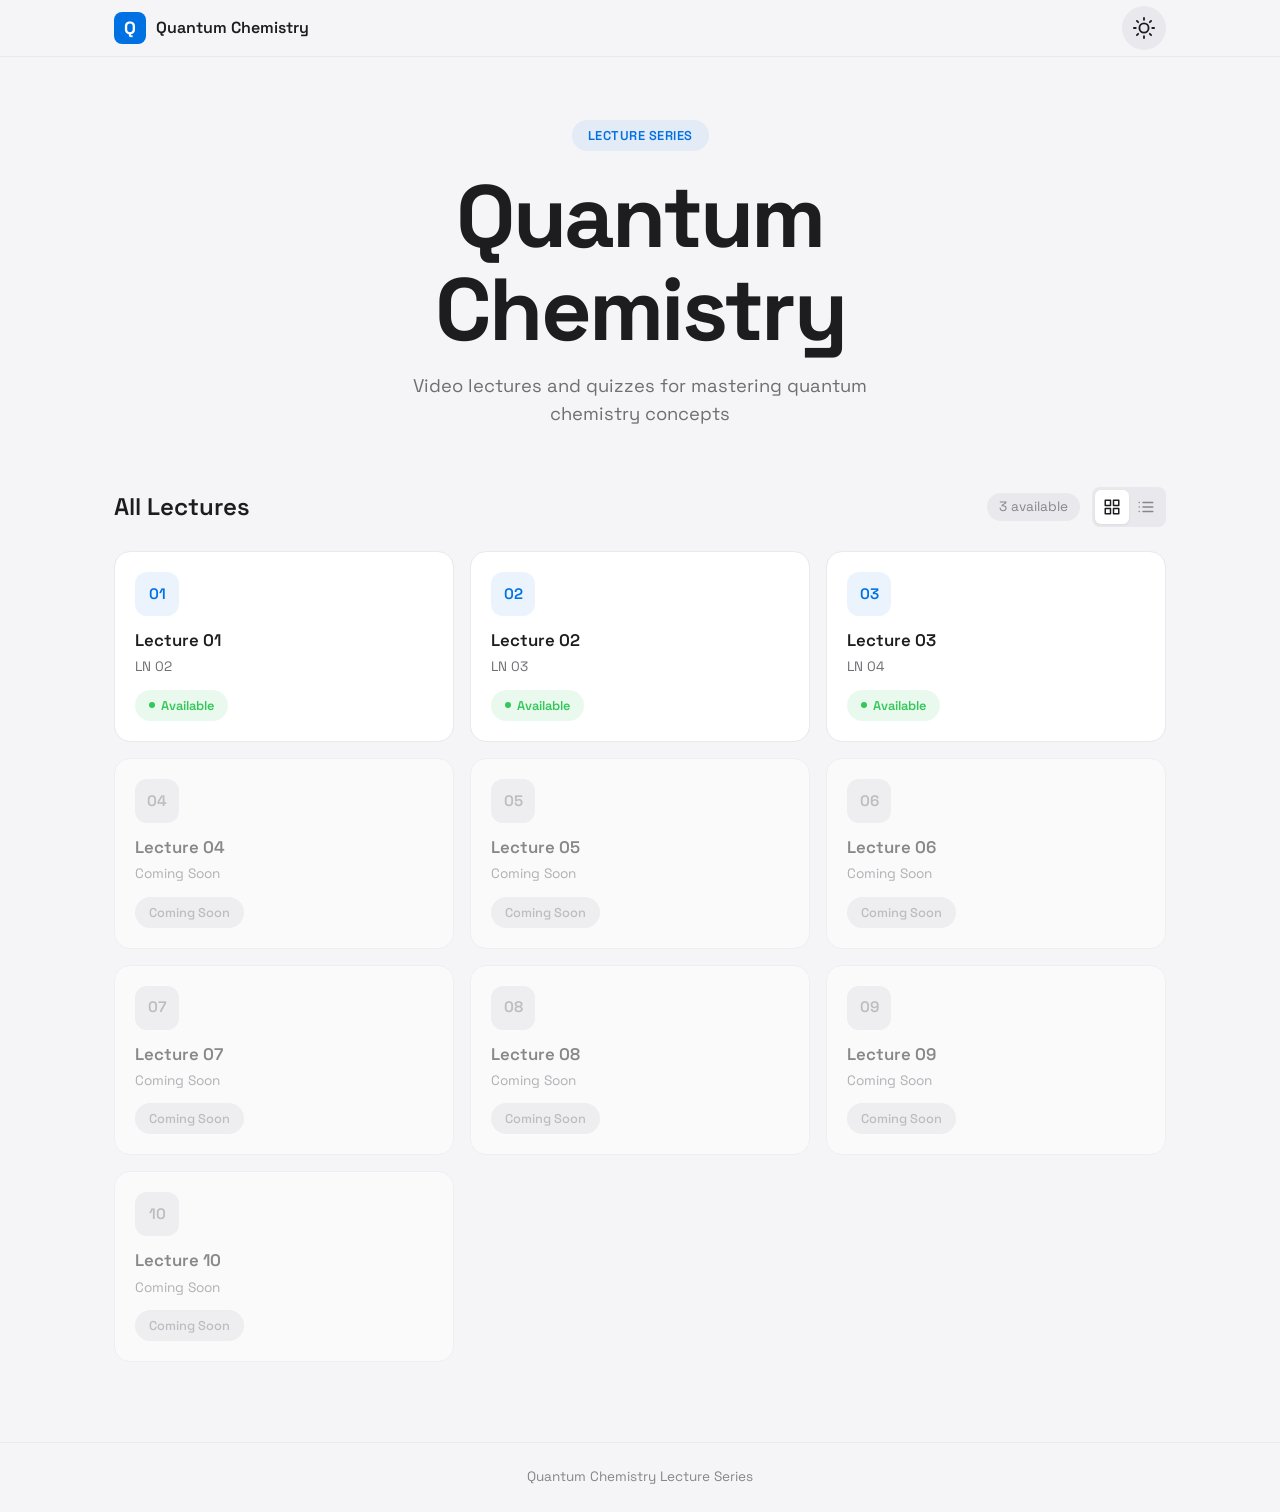
<file: index.html>
<!DOCTYPE html>
<html lang="en" data-theme="light">
<head>
    <meta charset="UTF-8">
    <meta name="viewport" content="width=device-width, initial-scale=1.0">
    <title>Quantum Chemistry</title>
    <link rel="stylesheet" href="style.css">
    <link rel="preconnect" href="https://fonts.googleapis.com">
    <link rel="preconnect" href="https://fonts.gstatic.com" crossorigin>
    <link href="https://fonts.googleapis.com/css2?family=Space+Grotesk:wght@300;400;500;600;700&family=JetBrains+Mono:wght@400;500&display=swap" rel="stylesheet">
</head>
<body>
    <nav class="navbar">
        <div class="nav-container">
            <a href="index.html" class="nav-logo">
                <span class="logo-symbol">Q</span>
                <span class="logo-text">Quantum Chemistry</span>
            </a>
            <button id="theme-toggle" class="theme-toggle" aria-label="Toggle theme">
                <svg class="icon-sun" xmlns="http://www.w3.org/2000/svg" width="22" height="22" viewBox="0 0 24 24" fill="none" stroke="currentColor" stroke-width="2" stroke-linecap="round" stroke-linejoin="round"><circle cx="12" cy="12" r="5"/><line x1="12" y1="1" x2="12" y2="3"/><line x1="12" y1="21" x2="12" y2="23"/><line x1="4.22" y1="4.22" x2="5.64" y2="5.64"/><line x1="18.36" y1="18.36" x2="19.78" y2="19.78"/><line x1="1" y1="12" x2="3" y2="12"/><line x1="21" y1="12" x2="23" y2="12"/><line x1="4.22" y1="19.78" x2="5.64" y2="18.36"/><line x1="18.36" y1="5.64" x2="19.78" y2="4.22"/></svg>
                <svg class="icon-moon" xmlns="http://www.w3.org/2000/svg" width="22" height="22" viewBox="0 0 24 24" fill="none" stroke="currentColor" stroke-width="2" stroke-linecap="round" stroke-linejoin="round"><path d="M21 12.79A9 9 0 1 1 11.21 3 7 7 0 0 0 21 12.79z"/></svg>
            </button>
        </div>
    </nav>

    <main>
        <section class="hero">
            <div class="hero-container">
                <div class="hero-badge">Lecture Series</div>
                <h1 class="hero-title">Quantum<br>Chemistry</h1>
                <p class="hero-subtitle">Video lectures and quizzes for mastering quantum chemistry concepts</p>
            </div>
        </section>

        <section class="lectures">
            <div class="lectures-container">
                <div class="section-header">
                    <h2>All Lectures</h2>
                    <div class="header-right">
                        <span class="lecture-count">2 available</span>
                        <div class="view-toggle" id="view-toggle">
                            <button class="view-btn active" data-view="grid" aria-label="Grid view">
                                <svg xmlns="http://www.w3.org/2000/svg" width="18" height="18" viewBox="0 0 24 24" fill="none" stroke="currentColor" stroke-width="2" stroke-linecap="round" stroke-linejoin="round"><rect x="3" y="3" width="7" height="7"/><rect x="14" y="3" width="7" height="7"/><rect x="3" y="14" width="7" height="7"/><rect x="14" y="14" width="7" height="7"/></svg>
                            </button>
                            <button class="view-btn" data-view="list" aria-label="List view">
                                <svg xmlns="http://www.w3.org/2000/svg" width="18" height="18" viewBox="0 0 24 24" fill="none" stroke="currentColor" stroke-width="2" stroke-linecap="round" stroke-linejoin="round"><line x1="8" y1="6" x2="21" y2="6"/><line x1="8" y1="12" x2="21" y2="12"/><line x1="8" y1="18" x2="21" y2="18"/><line x1="3" y1="6" x2="3.01" y2="6"/><line x1="3" y1="12" x2="3.01" y2="12"/><line x1="3" y1="18" x2="3.01" y2="18"/></svg>
                            </button>
                        </div>
                    </div>
                </div>

                <div class="lecture-grid" id="lecture-list">
                    <!-- Lectures will be rendered by JS -->
                </div>
            </div>
        </section>
    </main>

    <footer>
        <div class="footer-container">
            <p>Quantum Chemistry Lecture Series</p>
        </div>
    </footer>

    <script src="data.js"></script>
    <script src="script.js"></script>
</body>
</html>
</file>
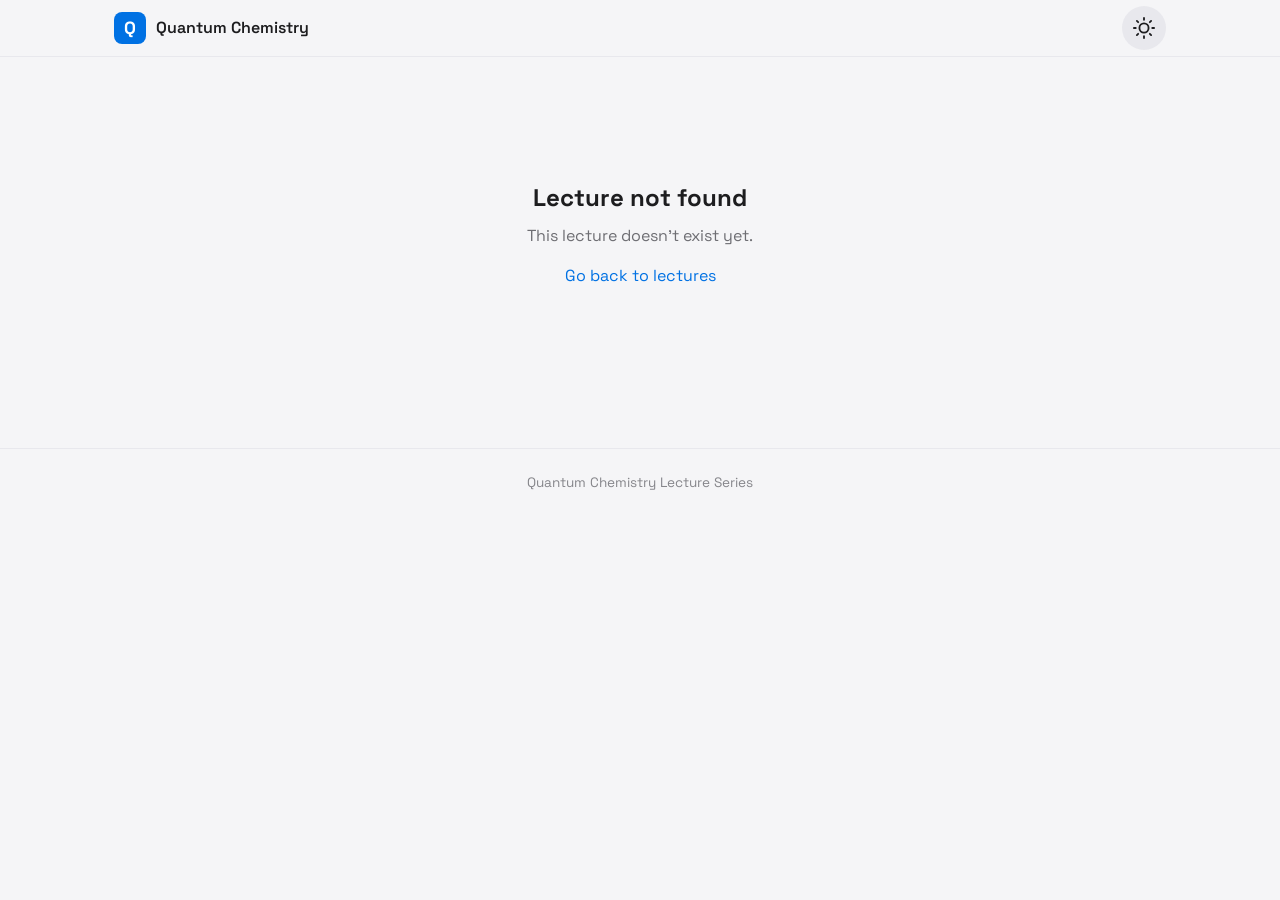
<file: lecture.html>
<!DOCTYPE html>
<html lang="en" data-theme="light">
<head>
    <meta charset="UTF-8">
    <meta name="viewport" content="width=device-width, initial-scale=1.0">
    <title>Lecture - Quantum Chemistry</title>
    <link rel="stylesheet" href="style.css">
    <link rel="preconnect" href="https://fonts.googleapis.com">
    <link rel="preconnect" href="https://fonts.gstatic.com" crossorigin>
    <link href="https://fonts.googleapis.com/css2?family=Space+Grotesk:wght@300;400;500;600;700&family=JetBrains+Mono:wght@400;500&display=swap" rel="stylesheet">
</head>
<body>
    <nav class="navbar">
        <div class="nav-container">
            <a href="index.html" class="nav-logo">
                <span class="logo-symbol">Q</span>
                <span class="logo-text">Quantum Chemistry</span>
            </a>
            <button id="theme-toggle" class="theme-toggle" aria-label="Toggle theme">
                <svg class="icon-sun" xmlns="http://www.w3.org/2000/svg" width="22" height="22" viewBox="0 0 24 24" fill="none" stroke="currentColor" stroke-width="2" stroke-linecap="round" stroke-linejoin="round"><circle cx="12" cy="12" r="5"/><line x1="12" y1="1" x2="12" y2="3"/><line x1="12" y1="21" x2="12" y2="23"/><line x1="4.22" y1="4.22" x2="5.64" y2="5.64"/><line x1="18.36" y1="18.36" x2="19.78" y2="19.78"/><line x1="1" y1="12" x2="3" y2="12"/><line x1="21" y1="12" x2="23" y2="12"/><line x1="4.22" y1="19.78" x2="5.64" y2="18.36"/><line x1="18.36" y1="5.64" x2="19.78" y2="4.22"/></svg>
                <svg class="icon-moon" xmlns="http://www.w3.org/2000/svg" width="22" height="22" viewBox="0 0 24 24" fill="none" stroke="currentColor" stroke-width="2" stroke-linecap="round" stroke-linejoin="round"><path d="M21 12.79A9 9 0 1 1 11.21 3 7 7 0 0 0 21 12.79z"/></svg>
            </button>
        </div>
    </nav>

    <main class="lecture-page">
        <div class="lecture-container">
            <a href="index.html" class="back-link">
                <svg xmlns="http://www.w3.org/2000/svg" width="20" height="20" viewBox="0 0 24 24" fill="none" stroke="currentColor" stroke-width="2" stroke-linecap="round" stroke-linejoin="round"><line x1="19" y1="12" x2="5" y2="12"/><polyline points="12 19 5 12 12 5"/></svg>
                Back to Lectures
            </a>

            <div class="lecture-header" id="lecture-header">
                <!-- Populated by JS -->
            </div>

            <div class="lecture-content">
                <div class="notes-section" id="notes-section">
                    <!-- Notes populated by JS -->
                </div>

                <div class="video-section" id="video-section">
                    <!-- Video embedded by JS -->
                </div>

                <div class="quiz-section" id="quiz-section">
                    <!-- Quiz embedded by JS -->
                </div>
            </div>
        </div>
    </main>

    <footer>
        <div class="footer-container">
            <p>Quantum Chemistry Lecture Series</p>
        </div>
    </footer>

    <script src="data.js"></script>
    <script src="lecture.js"></script>
</body>
</html>
</file>
<file: style.css>
/* === CSS Variables === */
:root {
    --font-primary: 'Space Grotesk', sans-serif;
    --font-mono: 'JetBrains Mono', monospace;

    /* Light theme */
    --bg-body: #f5f5f7;
    --bg-surface: #ffffff;
    --bg-surface-hover: #f0f0f2;
    --bg-elevated: #ffffff;
    --text-primary: #1d1d1f;
    --text-secondary: #6e6e73;
    --text-tertiary: #86868b;
    --border-color: #d2d2d7;
    --border-light: #e8e8ed;
    --accent: #0071e3;
    --accent-hover: #0077ed;
    --accent-soft: rgba(0, 113, 227, 0.08);
    --shadow-sm: 0 1px 3px rgba(0,0,0,0.06);
    --shadow-md: 0 4px 12px rgba(0,0,0,0.08);
    --shadow-lg: 0 8px 30px rgba(0,0,0,0.1);
    --radius-sm: 8px;
    --radius-md: 12px;
    --radius-lg: 16px;
    --radius-xl: 20px;
    --red: #ff3b30;
    --green: #34c759;
    --green-bg: rgba(52, 199, 89, 0.1);
    --badge-bg: #e8e8ed;
    --badge-text: #6e6e73;
    --toggle-bg: #e8e8ed;
    --toggle-hover: #d2d2d7;
    --nav-bg: rgba(245, 245, 247, 0.85);
    --overlay: rgba(0, 0, 0, 0.4);
}

[data-theme="dark"] {
    --bg-body: #000000;
    --bg-surface: #1c1c1e;
    --bg-surface-hover: #2c2c2e;
    --bg-elevated: #2c2c2e;
    --text-primary: #f5f5f7;
    --text-secondary: #a1a1a6;
    --text-tertiary: #6e6e73;
    --border-color: #38383a;
    --border-light: #2c2c2e;
    --accent: #0a84ff;
    --accent-hover: #409cff;
    --accent-soft: rgba(10, 132, 255, 0.12);
    --shadow-sm: 0 1px 3px rgba(0,0,0,0.3);
    --shadow-md: 0 4px 12px rgba(0,0,0,0.4);
    --shadow-lg: 0 8px 30px rgba(0,0,0,0.5);
    --badge-bg: #2c2c2e;
    --badge-text: #a1a1a6;
    --toggle-bg: #2c2c2e;
    --toggle-hover: #38383a;
    --nav-bg: rgba(0, 0, 0, 0.85);
    --green-bg: rgba(52, 199, 89, 0.15);
}

/* === Reset === */
*, *::before, *::after {
    margin: 0;
    padding: 0;
    box-sizing: border-box;
}

html {
    scroll-behavior: smooth;
    -webkit-font-smoothing: antialiased;
    -moz-osx-font-smoothing: grayscale;
}

body {
    font-family: var(--font-primary);
    background: var(--bg-body);
    color: var(--text-primary);
    line-height: 1.5;
    min-height: 100vh;
}

a {
    text-decoration: none;
    color: inherit;
}

/* === Navigation === */
.navbar {
    position: fixed;
    top: 0;
    left: 0;
    right: 0;
    z-index: 1000;
    background: var(--nav-bg);
    backdrop-filter: blur(20px);
    -webkit-backdrop-filter: blur(20px);
    border-bottom: 1px solid var(--border-light);
}

.nav-container {
    max-width: 1100px;
    margin: 0 auto;
    padding: 0 24px;
    height: 56px;
    display: flex;
    align-items: center;
    justify-content: space-between;
}

.nav-logo {
    display: flex;
    align-items: center;
    gap: 10px;
    font-weight: 600;
    font-size: 1rem;
}

.logo-symbol {
    width: 32px;
    height: 32px;
    background: var(--accent);
    color: white;
    border-radius: 8px;
    display: flex;
    align-items: center;
    justify-content: center;
    font-weight: 700;
    font-size: 1.1rem;
}

.theme-toggle {
    width: 44px;
    height: 44px;
    border-radius: 50%;
    border: none;
    background: var(--toggle-bg);
    color: var(--text-primary);
    cursor: pointer;
    display: flex;
    align-items: center;
    justify-content: center;
    transition: all 0.2s ease;
}

.theme-toggle:hover {
    background: var(--toggle-hover);
    transform: scale(1.05);
}

.theme-toggle:active {
    transform: scale(0.95);
}

[data-theme="light"] .icon-moon { display: none; }
[data-theme="dark"] .icon-sun { display: none; }

/* === Hero === */
.hero {
    padding-top: 120px;
    padding-bottom: 60px;
    text-align: center;
}

.hero-container {
    max-width: 1100px;
    margin: 0 auto;
    padding: 0 24px;
}

.hero-badge {
    display: inline-block;
    padding: 6px 16px;
    background: var(--accent-soft);
    color: var(--accent);
    border-radius: 100px;
    font-size: 0.8rem;
    font-weight: 600;
    letter-spacing: 0.5px;
    text-transform: uppercase;
    margin-bottom: 20px;
}

.hero-title {
    font-size: clamp(3rem, 8vw, 5.5rem);
    font-weight: 700;
    line-height: 1.05;
    letter-spacing: -0.03em;
    margin-bottom: 16px;
}

.hero-subtitle {
    font-size: 1.15rem;
    color: var(--text-secondary);
    max-width: 480px;
    margin: 0 auto;
}

/* === Lectures Section === */
.lectures {
    padding-bottom: 80px;
}

.lectures-container {
    max-width: 1100px;
    margin: 0 auto;
    padding: 0 24px;
}

.section-header {
    display: flex;
    align-items: center;
    justify-content: space-between;
    margin-bottom: 24px;
}

.section-header h2 {
    font-size: 1.5rem;
    font-weight: 600;
}

.header-right {
    display: flex;
    align-items: center;
    gap: 12px;
}

.lecture-count {
    font-size: 0.85rem;
    color: var(--text-tertiary);
    background: var(--badge-bg);
    padding: 4px 12px;
    border-radius: 100px;
}

/* === View Toggle === */
.view-toggle {
    display: flex;
    background: var(--badge-bg);
    border-radius: 8px;
    padding: 3px;
}

.view-btn {
    width: 34px;
    height: 34px;
    border: none;
    border-radius: 6px;
    background: transparent;
    color: var(--text-tertiary);
    cursor: pointer;
    display: flex;
    align-items: center;
    justify-content: center;
    transition: all 0.15s ease;
}

.view-btn:hover {
    color: var(--text-primary);
}

.view-btn.active {
    background: var(--bg-surface);
    color: var(--text-primary);
    box-shadow: var(--shadow-sm);
}

/* === Lecture Grid (Cards) === */
.lecture-grid {
    display: grid;
    grid-template-columns: repeat(auto-fill, minmax(280px, 1fr));
    gap: 16px;
}

.lecture-grid .lecture-item {
    display: flex;
    flex-direction: column;
    align-items: flex-start;
    gap: 12px;
    padding: 20px;
    background: var(--bg-surface);
    border-radius: var(--radius-lg);
    border: 1px solid var(--border-light);
    cursor: pointer;
    transition: all 0.2s ease;
    position: relative;
}

.lecture-grid .lecture-item:hover {
    border-color: var(--accent);
    box-shadow: var(--shadow-md);
    transform: translateY(-2px);
}

.lecture-grid .lecture-item.upcoming {
    opacity: 0.5;
    cursor: default;
}

.lecture-grid .lecture-item.upcoming:hover {
    border-color: var(--border-light);
    box-shadow: none;
    transform: none;
}

.lecture-grid .lecture-number {
    width: 44px;
    height: 44px;
    border-radius: 12px;
    background: var(--accent-soft);
    color: var(--accent);
    display: flex;
    align-items: center;
    justify-content: center;
    font-weight: 600;
    font-size: 0.95rem;
}

.lecture-grid .lecture-item.upcoming .lecture-number {
    background: var(--badge-bg);
    color: var(--text-tertiary);
}

.lecture-grid .lecture-info {
    width: 100%;
}

.lecture-grid .lecture-info h3 {
    font-size: 1.05rem;
    font-weight: 600;
    margin-bottom: 4px;
}

.lecture-grid .lecture-info p {
    font-size: 0.85rem;
    color: var(--text-secondary);
}

.lecture-grid .lecture-status {
    width: 100%;
}

.lecture-grid .lecture-arrow {
    display: none;
}

/* === Lecture List === */
.lecture-list {
    display: flex;
    flex-direction: column;
    gap: 2px;
    background: var(--bg-surface);
    border-radius: var(--radius-lg);
    border: 1px solid var(--border-light);
    overflow: hidden;
}

.lecture-list .lecture-item {
    display: flex;
    align-items: center;
    gap: 16px;
    padding: 18px 20px;
    cursor: pointer;
    transition: background 0.15s ease;
    position: relative;
}

.lecture-list .lecture-item:hover {
    background: var(--bg-surface-hover);
}

.lecture-list .lecture-item + .lecture-item {
    border-top: 1px solid var(--border-light);
}

.lecture-list .lecture-item.upcoming {
    opacity: 0.5;
    cursor: default;
}

.lecture-list .lecture-item.upcoming:hover {
    background: transparent;
}

.lecture-list .lecture-number {
    width: 40px;
    height: 40px;
    border-radius: 10px;
    background: var(--accent-soft);
    color: var(--accent);
    display: flex;
    align-items: center;
    justify-content: center;
    font-weight: 600;
    font-size: 0.9rem;
    flex-shrink: 0;
}

.lecture-list .lecture-item.upcoming .lecture-number {
    background: var(--badge-bg);
    color: var(--text-tertiary);
}

.lecture-list .lecture-info {
    flex: 1;
    min-width: 0;
}

.lecture-list .lecture-info h3 {
    font-size: 1rem;
    font-weight: 600;
    margin-bottom: 2px;
}

.lecture-list .lecture-info p {
    font-size: 0.85rem;
    color: var(--text-secondary);
}

.lecture-list .lecture-status {
    flex-shrink: 0;
}

.lecture-list .lecture-arrow {
    color: var(--text-tertiary);
    flex-shrink: 0;
    transition: transform 0.15s ease;
}

.lecture-list .lecture-item:hover .lecture-arrow {
    transform: translateX(4px);
    color: var(--accent);
}

/* === Status Badges === */
.status-available {
    display: inline-flex;
    align-items: center;
    gap: 6px;
    padding: 6px 14px;
    background: var(--green-bg);
    color: var(--green);
    border-radius: 100px;
    font-size: 0.8rem;
    font-weight: 600;
}

.status-available::before {
    content: '';
    width: 6px;
    height: 6px;
    border-radius: 50%;
    background: var(--green);
}

.status-upcoming {
    display: inline-flex;
    align-items: center;
    gap: 6px;
    padding: 6px 14px;
    background: var(--badge-bg);
    color: var(--text-tertiary);
    border-radius: 100px;
    font-size: 0.8rem;
    font-weight: 500;
}

/* === Lecture Page === */
.lecture-page {
    padding-top: 80px;
    padding-bottom: 60px;
}

.lecture-container {
    max-width: 900px;
    margin: 0 auto;
    padding: 0 24px;
}

.back-link {
    display: inline-flex;
    align-items: center;
    gap: 8px;
    color: var(--accent);
    font-size: 0.9rem;
    font-weight: 500;
    margin-bottom: 28px;
    transition: gap 0.15s ease;
}

.back-link:hover {
    gap: 12px;
}

.lecture-header {
    margin-bottom: 32px;
}

.lecture-header .lecture-number-large {
    width: 48px;
    height: 48px;
    border-radius: 12px;
    background: var(--accent-soft);
    color: var(--accent);
    display: flex;
    align-items: center;
    justify-content: center;
    font-weight: 700;
    font-size: 1.1rem;
    margin-bottom: 16px;
}

.lecture-header h1 {
    font-size: 2rem;
    font-weight: 700;
    margin-bottom: 8px;
}

.lecture-header p {
    color: var(--text-secondary);
    font-size: 1.05rem;
}

/* === Notes / Errata Section === */
.notes-section {
    margin-bottom: 28px;
}

.notes-card {
    background: var(--bg-surface);
    border-radius: var(--radius-lg);
    border: 1px solid var(--border-light);
    overflow: hidden;
    box-shadow: var(--shadow-sm);
}

.notes-header {
    display: flex;
    align-items: center;
    gap: 10px;
    padding: 14px 20px;
    background: rgba(255, 179, 0, 0.06);
    border-bottom: 1px solid rgba(255, 179, 0, 0.12);
    color: #b8860b;
    font-size: 0.85rem;
    font-weight: 700;
    text-transform: uppercase;
    letter-spacing: 0.5px;
}

[data-theme="dark"] .notes-header {
    background: rgba(255, 179, 0, 0.1);
    border-bottom-color: rgba(255, 179, 0, 0.18);
    color: #f0c040;
}

.notes-body {
    padding: 16px 20px;
    display: flex;
    flex-direction: column;
    gap: 12px;
}

.note-item {
    display: flex;
    align-items: flex-start;
    gap: 12px;
    padding: 14px 16px;
    border-radius: var(--radius-md);
    border-left: 3px solid transparent;
    transition: background 0.15s ease;
}

.note-icon {
    font-size: 1.15rem;
    flex-shrink: 0;
    line-height: 1.5;
}

.note-body {
    flex: 1;
    min-width: 0;
}

.note-label {
    display: inline-block;
    font-size: 0.72rem;
    font-weight: 700;
    text-transform: uppercase;
    letter-spacing: 0.5px;
    padding: 2px 8px;
    border-radius: 100px;
    margin-bottom: 6px;
}

.note-message {
    font-size: 0.9rem;
    line-height: 1.65;
    color: var(--text-secondary);
}

/* Correction notes — amber/warning style */
.note-correction {
    background: rgba(255, 179, 0, 0.05);
    border-left-color: #e6a800;
}
.note-correction .note-label {
    background: rgba(255, 179, 0, 0.12);
    color: #b8860b;
}

[data-theme="dark"] .note-correction {
    background: rgba(255, 179, 0, 0.08);
    border-left-color: #f0c040;
}
[data-theme="dark"] .note-correction .note-label {
    background: rgba(255, 179, 0, 0.18);
    color: #f0c040;
}

/* Info notes — blue style */
.note-info {
    background: rgba(0, 113, 227, 0.04);
    border-left-color: var(--accent);
}
.note-info .note-label {
    background: var(--accent-soft);
    color: var(--accent);
}

/* Tip notes — green style */
.note-tip {
    background: rgba(52, 199, 89, 0.04);
    border-left-color: var(--green);
}
.note-tip .note-label {
    background: var(--green-bg);
    color: #28a745;
}

[data-theme="dark"] .note-tip .note-label {
    color: var(--green);
}

/* === Video Section === */
.video-section {
    margin-bottom: 40px;
}

.video-wrapper {
    position: relative;
    padding-top: 56.25%;
    border-radius: var(--radius-lg);
    overflow: hidden;
    background: #000;
    box-shadow: var(--shadow-lg);
}

.video-wrapper iframe {
    position: absolute;
    top: 0;
    left: 0;
    width: 100%;
    height: 100%;
    border: none;
}

/* Centered YouTube button */
.video-actions-center {
    display: flex;
    justify-content: center;
    margin-top: 20px;
}

.btn-youtube {
    display: inline-flex;
    align-items: center;
    gap: 8px;
    padding: 12px 28px;
    background: var(--red);
    color: white;
    border-radius: var(--radius-sm);
    font-weight: 600;
    font-size: 0.9rem;
    transition: all 0.2s ease;
}

.btn-youtube:hover {
    background: #e6362b;
    transform: translateY(-1px);
    box-shadow: 0 4px 12px rgba(255, 59, 48, 0.3);
}

.btn-youtube svg {
    flex-shrink: 0;
}

/* === Quiz Card (disabled / coming soon) === */
.quiz-card {
    background: var(--bg-surface);
    border-radius: var(--radius-lg);
    border: 1px solid var(--border-light);
    padding: 24px;
    display: flex;
    align-items: center;
    justify-content: space-between;
    gap: 20px;
    transition: all 0.2s ease;
}

.quiz-card:hover {
    border-color: var(--accent);
    box-shadow: var(--shadow-md);
}

.quiz-card-disabled {
    opacity: 0.6;
}

.quiz-card-disabled:hover {
    border-color: var(--border-light);
    box-shadow: none;
}

.quiz-card-header {
    display: flex;
    align-items: center;
    gap: 16px;
    flex: 1;
}

.quiz-card-icon {
    width: 48px;
    height: 48px;
    border-radius: 12px;
    background: var(--accent-soft);
    display: flex;
    align-items: center;
    justify-content: center;
    font-size: 1.5rem;
    flex-shrink: 0;
}

.quiz-card-info h3 {
    font-size: 1.05rem;
    font-weight: 600;
    margin-bottom: 4px;
}

.quiz-card-info p {
    font-size: 0.85rem;
    color: var(--text-secondary);
}

.quiz-required-badge {
    display: inline-flex;
    align-items: center;
    gap: 6px;
    padding: 3px 10px;
    background: rgba(255, 59, 48, 0.08);
    color: var(--red);
    border-radius: 100px;
    font-size: 0.7rem;
    font-weight: 600;
    text-transform: uppercase;
    letter-spacing: 0.3px;
    margin-bottom: 6px;
}

.required-dot {
    width: 5px;
    height: 5px;
    border-radius: 50%;
    background: var(--red);
}

/* === Mandatory Quiz Card === */
.quiz-mandatory-card {
    background: var(--bg-surface);
    border-radius: var(--radius-lg);
    border: 1px solid var(--border-light);
    overflow: hidden;
    transition: all 0.2s ease;
}

.quiz-mandatory-card:hover {
    box-shadow: var(--shadow-md);
}

.quiz-mandatory-banner {
    background: rgba(255, 59, 48, 0.06);
    border-bottom: 1px solid rgba(255, 59, 48, 0.12);
    padding: 12px 24px;
}

[data-theme="dark"] .quiz-mandatory-banner {
    background: rgba(255, 59, 48, 0.1);
    border-bottom-color: rgba(255, 59, 48, 0.18);
}

.quiz-mandatory-badge {
    display: inline-flex;
    align-items: center;
    gap: 8px;
    color: var(--red);
    font-size: 0.8rem;
    font-weight: 700;
    text-transform: uppercase;
    letter-spacing: 0.5px;
}

.quiz-mandatory-content {
    padding: 32px 24px 28px;
    text-align: center;
}

.quiz-mandatory-icon {
    font-size: 2.8rem;
    margin-bottom: 16px;
}

.quiz-mandatory-content h3 {
    font-size: 1.25rem;
    font-weight: 700;
    margin-bottom: 12px;
}

.quiz-mandatory-desc {
    color: var(--text-secondary);
    font-size: 0.92rem;
    line-height: 1.7;
    max-width: 520px;
    margin: 0 auto 24px;
}

.quiz-mandatory-desc strong {
    color: var(--text-primary);
    font-weight: 600;
}

.quiz-mandatory-points {
    display: flex;
    flex-direction: column;
    gap: 10px;
    max-width: 420px;
    margin: 0 auto 28px;
    text-align: left;
}

.quiz-point {
    display: flex;
    align-items: flex-start;
    gap: 10px;
    font-size: 0.88rem;
    color: var(--text-secondary);
    line-height: 1.5;
}

.quiz-point-icon {
    flex-shrink: 0;
    font-size: 1rem;
    line-height: 1.4;
}

.btn-take-quiz {
    display: inline-flex;
    align-items: center;
    justify-content: center;
    gap: 8px;
    padding: 14px 36px;
    background: var(--accent);
    color: white;
    border-radius: var(--radius-sm);
    font-weight: 600;
    font-size: 0.95rem;
    transition: all 0.2s ease;
    white-space: nowrap;
}

.btn-take-quiz:hover {
    background: var(--accent-hover);
    transform: translateY(-2px);
    box-shadow: 0 6px 16px rgba(0, 113, 227, 0.3);
}

.btn-take-quiz:active {
    transform: translateY(0);
}

/* === No Quiz State === */
.no-quiz {
    padding: 48px 24px;
    text-align: center;
    background: var(--bg-surface);
    border-radius: var(--radius-lg);
    border: 1px dashed var(--border-color);
}

.no-quiz-icon {
    font-size: 2.5rem;
    margin-bottom: 12px;
    opacity: 0.5;
}

.no-quiz h3 {
    font-size: 1.1rem;
    font-weight: 600;
    margin-bottom: 6px;
}

.no-quiz p {
    color: var(--text-secondary);
    font-size: 0.9rem;
}

/* === Footer === */
footer {
    border-top: 1px solid var(--border-light);
    padding: 24px 0;
}

.footer-container {
    max-width: 1100px;
    margin: 0 auto;
    padding: 0 24px;
    text-align: center;
    color: var(--text-tertiary);
    font-size: 0.85rem;
}

/* === Responsive === */
@media (max-width: 768px) {
    .nav-container {
        padding: 0 16px;
    }

    .logo-text {
        display: none;
    }

    .hero {
        padding-top: 100px;
        padding-bottom: 40px;
    }

    .hero-title {
        font-size: 2.8rem;
    }

    .hero-subtitle {
        font-size: 1rem;
    }

    .lectures-container {
        padding: 0 16px;
    }

    .section-header {
        flex-direction: column;
        align-items: flex-start;
        gap: 12px;
    }

    .header-right {
        width: 100%;
        justify-content: space-between;
    }

    .lecture-grid {
        grid-template-columns: 1fr;
    }

    .lecture-container {
        padding: 0 16px;
    }

    .lecture-header h1 {
        font-size: 1.5rem;
    }

    .btn-youtube {
        width: 100%;
        justify-content: center;
    }

    .quiz-card {
        flex-direction: column;
        align-items: flex-start;
    }

    .btn-take-quiz {
        width: 100%;
    }

    .quiz-mandatory-content {
        padding: 24px 16px 20px;
    }
}

@media (max-width: 480px) {
    .hero-title {
        font-size: 2.2rem;
    }

    .status-available,
    .status-upcoming {
        font-size: 0.75rem;
        padding: 4px 10px;
    }
}

/* === Scrollbar === */
::-webkit-scrollbar {
    width: 8px;
}

::-webkit-scrollbar-track {
    background: var(--bg-body);
}

::-webkit-scrollbar-thumb {
    background: var(--border-color);
    border-radius: 4px;
}

::-webkit-scrollbar-thumb:hover {
    background: var(--text-tertiary);
}
</file>
